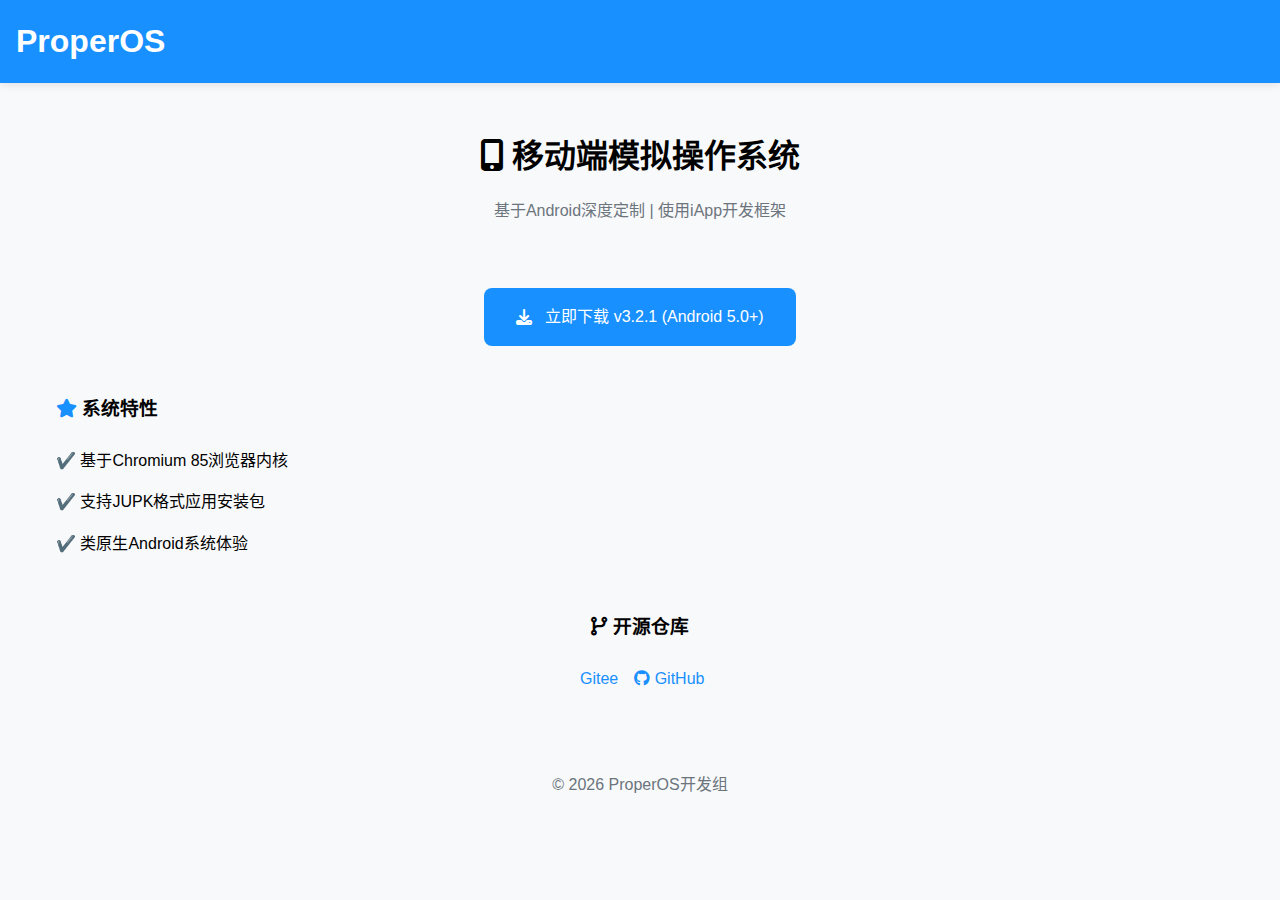
<file: web/index.html>
<!DOCTYPE html>
<html lang="zh-CN">
<head>
    <meta charset="UTF-8">
    <meta name="viewport" content="width=device-width, initial-scale=1.0">
    <title>ProperOS - 移动端模拟操作系统</title>
    <!-- 国内CDN资源 -->
    <link rel="stylesheet" href="https://cdn.baomitu.com/npm/@fortawesome/fontawesome-free@6.4.0/css/all.min.css">
    <style>
        :root {
            --primary: #1890ff;  /* 主色调 */
            --secondary: #6c757d;
            --background: #f8f9fa;
        }

        * {
            margin: 0;
            padding: 0;
            box-sizing: border-box;
            font-family: -apple-system, BlinkMacSystemFont, "Segoe UI", Roboto, "Helvetica Neue", Arial, sans-serif;
        }

        body {
            background: var(--background);
            line-height: 1.6;
        }

        /* 导航栏 */
        .navbar {
            background: var(--primary);
            color: white;
            padding: 1rem;
            box-shadow: 0 2px 8px rgba(0,0,0,0.1);
        }

        /* 主内容容器 */
        .container {
            max-width: 1200px;
            margin: 2rem auto;
            padding: 0 1rem;
        }

        /* 下载按钮 */
        .download-btn {
            display: inline-flex;
            align-items: center;
            padding: 1rem 2rem;
            background: var(--primary);
            color: white !important;
            text-decoration: none;
            border-radius: 8px;
            transition: transform 0.2s;
            margin: 1rem 0;
        }

        .download-btn:hover {
            transform: translateY(-2px);
        }

        /* 特性列表 */
        .features {
            display: grid;
            gap: 1.5rem;
            margin: 2rem 0;
        }

        /* 开源区块 */
        .opensource {
            margin: 3rem 0;
            text-align: center;
        }

        /* 响应式适配 */
        @media (max-width: 768px) {
            .container {
                margin: 1rem auto;
            }
            
            .download-btn {
                width: 100%;
                justify-content: center;
            }
        }
    </style>
</head>
<body>
    <!-- 导航栏 -->
    <nav class="navbar">
        <h1>ProperOS</h1>
    </nav>

    <main class="container">
        <!-- 主标题 -->
        <section style="text-align: center; margin: 3rem 0">
            <h2 style="font-size: 2rem; margin-bottom: 1rem">
                <i class="fas fa-mobile-alt"></i> 移动端模拟操作系统
            </h2>
            <p style="color: var(--secondary)">基于Android深度定制 | 使用iApp开发框架</p>
        </section>

        <!-- 下载按钮 -->
        <div style="text-align: center">
            <a href="/download/properos.jupk" 
               class="download-btn"
               target="_blank"
               download="ProperOS.jupk">
                <i class="fas fa-download" style="margin-right: 0.8rem"></i>
                立即下载 v3.2.1 (Android 5.0+)
            </a>
        </div>

        <!-- 核心特性 -->
        <section class="features">
            <div class="card">
                <h3><i class="fas fa-star" style="color: var(--primary)"></i> 系统特性</h3>
                <ul style="list-style: none; margin-top: 1rem">
                    <li style="padding: 0.5rem 0">
                        ✔️ 基于Chromium 85浏览器内核
                    </li>
                    <li style="padding: 0.5rem 0">
                        ✔️ 支持JUPK格式应用安装包
                    </li>
                    <li style="padding: 0.5rem 0">
                        ✔️ 类原生Android系统体验
                    </li>
                </ul>
            </div>
        </section>

        <!-- 开源信息 -->
        <section class="opensource">
            <h3 style="margin-bottom: 1.5rem"><i class="fas fa-code-branch"></i> 开源仓库</h3>
            <div style="display: flex; justify-content: center; gap: 1rem; flex-wrap: wrap">
                <a href="https://gitee.com/properos/properos" 
                   target="_blank"
                   style="text-decoration: none; color: var(--primary)">
                    <i class="fab fa-gitee"></i> Gitee
                </a>
                <a href="https://github.com/byusiteam/properos"
                   target="_blank"
                   style="text-decoration: none; color: var(--primary)">
                    <i class="fab fa-github"></i> GitHub
                </a>
            </div>
        </section>
    </main>

    <footer style="text-align: center; padding: 2rem; color: var(--secondary)">
        <p>© <span id="currentYear"></span> ProperOS开发组</p>
    </footer>

    <script>
        // 自动更新年份
        document.getElementById('currentYear').textContent = new Date().getFullYear();
        
        // 下载按钮点击统计（示例）
        document.querySelector('.download-btn').addEventListener('click', function() {
            console.log('下载按钮被点击');
            // 这里可以添加统计代码
        });
    </script>
</body>
</html>
</file>
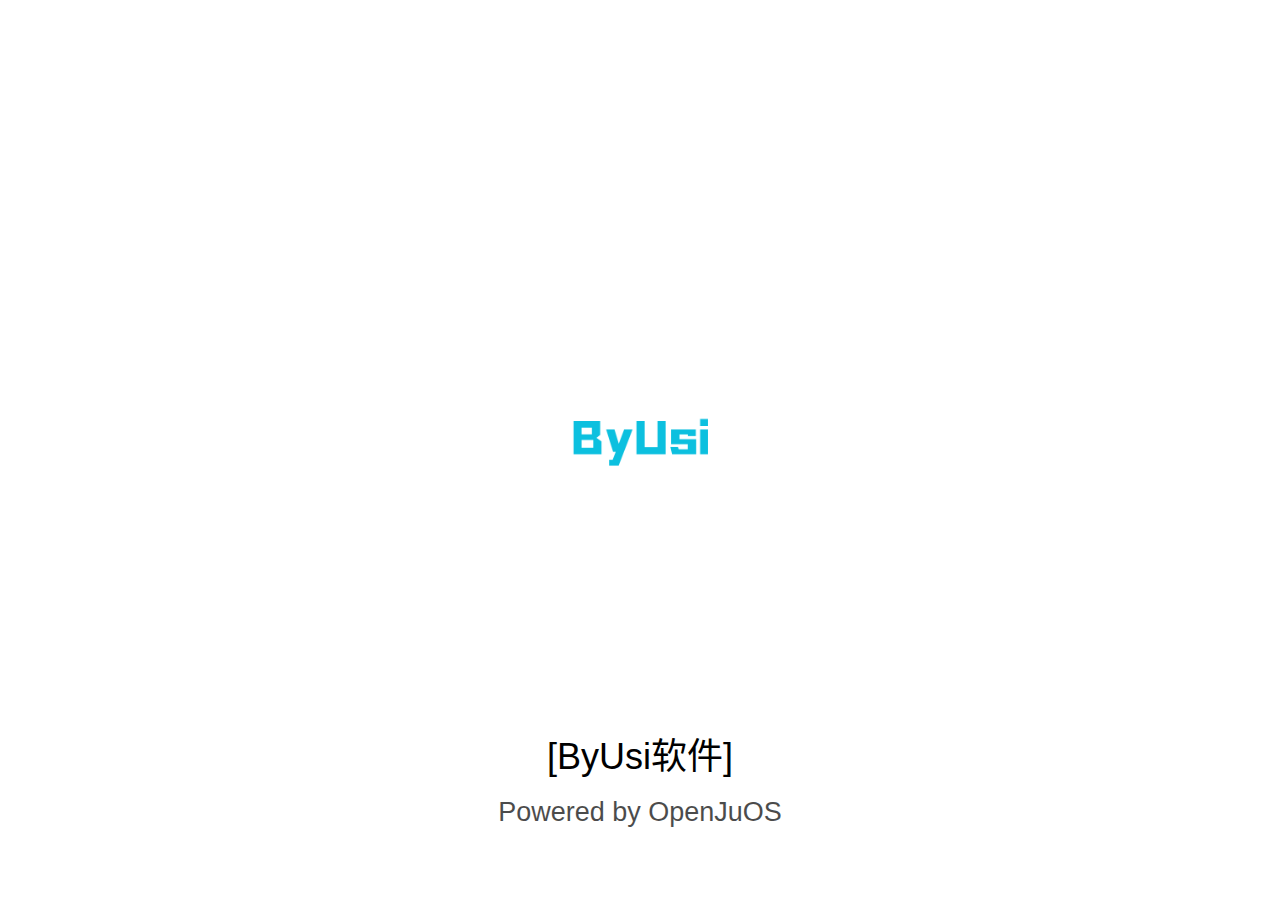
<file: res/system/StartupScreen/index.html>
<!DOCTYPE html>
<html lang="zh-CN">
<head>
    <meta charset="UTF-8">
    <meta name="viewport" content="width=device-width, initial-scale=1.0, maximum-scale=1.0, user-scalable=no">
    <title>系统启动</title>
    <style>
        /* 内置Poppins和Montserrat字体样式 */
        @font-face {
            font-family: 'Poppins';
            font-style: normal;
            font-weight: 500;
            src: local('Poppins Medium'), local('Poppins-Medium');
        }
        @font-face {
            font-family: 'Poppins';
            font-style: normal;
            font-weight: 800;
            src: local('Poppins ExtraBold'), local('Poppins-ExtraBold');
        }
        @font-face {
            font-family: 'Montserrat';
            font-style: normal;
            font-weight: 400;
            src: local('Montserrat Regular'), local('Montserrat-Regular');
        }
        @font-face {
            font-family: 'Montserrat';
            font-style: normal;
            font-weight: 700;
            src: local('Montserrat Bold'), local('Montserrat-Bold');
        }

        * {
            margin: 0;
            padding: 0;
            box-sizing: border-box;
        }
        
        html, body {
            height: 100%;
            width: 100%;
            overflow: hidden;
            font-family: 'Montserrat', sans-serif;
        }
        
        .screen {
            position: fixed;
            top: 0;
            left: 0;
            width: 100%;
            height: 100%;
            display: flex;
            justify-content: center;
            align-items: center;
            transition: all 0.5s ease;
        }
        
        #screen1 {
            background-color: #ffffff;
            color: #000000;
        }
        
        #screen2 {
            background-color: #000000;
            color: #ffffff;
            display: none;
        }
        
        /* 第一屏样式 */
        .first-screen-content {
            display: flex;
            flex-direction: column;
            align-items: center;
        }
        
        .logo-container {
            width: 60vmin;
            height: 60vmin;
            max-width: 300px;
            max-height: 300px;
            border-radius: 50%;
            overflow: hidden;
            display: flex;
            justify-content: center;
            align-items: center;
            margin-bottom: 3vmin;
        }
        
        .logo-container img {
            width: 70%;
            height: 70%;
            object-fit: contain;
            border-radius: 50%;
        }
        
        .text-content {
            text-align: center;
            position: absolute;
            bottom: 8vmin;
            width: 100%;
        }
        
        .team-name {
            font-size: 4vmin;
            font-weight: bold;
            margin-bottom: 2vmin;
            font-family: 'Poppins', sans-serif;
            font-weight: 500;
        }
        
        .powered-by {
            font-size: 3vmin;
            opacity: 0.7;
        }
        
        /* 第二屏圆角卡片样式 */
        .card-container {
            background-color: rgba(30, 30, 30, 0.95);
            border-radius: 20px;
            width: 85vw;
            max-width: 420px;
            padding: 40px 25px;
            display: flex;
            flex-direction: column;
            align-items: center;
            position: relative;
            transform: translate(100vw, 100vh) scale(0.8);
            opacity: 0;
            transition: all 0.8s cubic-bezier(0.22, 0.61, 0.36, 1);
            box-shadow: 0 15px 35px rgba(0, 0, 0, 0.4);
            border: 1px solid rgba(255, 255, 255, 0.1);
        }
        
        .card-container.show {
            transform: translate(0, 0) scale(1);
            opacity: 1;
        }
        
        /* 加载动画容器 */
        .loader-container {
            position: absolute;
            top: 0;
            left: 0;
            width: 100%;
            height: 100%;
            display: flex;
            justify-content: center;
            align-items: center;
            z-index: 10;
            background-color: rgba(30, 30, 30, 0.9);
            border-radius: 20px;
        }
        
        /* 加载动画 */
        .loader {
            border: 6px solid rgba(255, 255, 255, 0.15);
            border-top: 6px solid #ffffff;
            border-radius: 50%;
            width: 55px;
            height: 55px;
            animation: spin 1s cubic-bezier(0.65, 0.05, 0.36, 1) infinite;
        }
        
        @keyframes spin {
            0% { transform: rotate(0deg); }
            100% { transform: rotate(360deg); }
        }
        
        /* 第二屏内容 */
        .second-content {
            width: 100%;
            display: flex;
            flex-direction: column;
            align-items: center;
            opacity: 0;
            transition: opacity 0.6s ease 0.3s;
        }
        
        .second-content.show {
            opacity: 1;
        }
        
        .second-logo {
            width: 35vmin;
            height: 35vmin;
            max-width: 180px;
            max-height: 180px;
            border-radius: 50%;
            overflow: hidden;
            display: flex;
            justify-content: center;
            align-items: center;
            margin-bottom: 25px;
            background: rgba(255, 255, 255, 0.05);
            box-shadow: 0 8px 20px rgba(0, 0, 0, 0.2);
        }
        
        .second-logo img {
            width: 75%;
            height: 75%;
            object-fit: contain;
            border-radius: 50%;
        }
        
        .os-name {
            font-size: 7vmin;
            font-weight: 800;
            color: white;
            margin-top: 15px;
            text-align: center;
            font-family: 'Poppins', sans-serif;
            letter-spacing: 1px;
            text-transform: uppercase;
            text-shadow: 0 2px 5px rgba(0, 0, 0, 0.2);
        }

        /* 备用字体设置 */
        @supports not (font-family: 'Poppins') {
            .team-name, .os-name {
                font-family: Arial, sans-serif;
                font-weight: bold;
            }
        }
    </style>
</head>
<body>
    <!-- 第一屏 -->
    <div id="screen1" class="screen">
        <div class="first-screen-content">
            <div class="logo-container">
                <img src="byusi.png" alt="ByUsi Logo" id="byusi-logo">
            </div>
            <div class="text-content">
                <div class="team-name">[ByUsi软件]</div>
                <div class="powered-by">Powered by OpenJuOS</div>
            </div>
        </div>
    </div>
    
    <!-- 第二屏 -->
    <div id="screen2" class="screen">
        <div class="card-container" id="cardContainer">
            <!-- 加载动画容器 -->
            <div class="loader-container" id="loaderContainer">
                <div class="loader" id="loader"></div>
            </div>
            
            <!-- 第二屏内容 -->
            <div class="second-content" id="secondContent">
                <div class="second-logo">
                    <img src="properos.png" alt="ProperOS Logo" id="properos-logo">
                </div>
                <p>正在启动基础组件</p>
                <div class="loader" id="loader"></div>
                <div class="os-name">ProperOS</div>
            </div>
        </div>
    </div>

    <script>
        // 确保所有资源加载完成
        window.addEventListener('load', function() {
            // 显示第一屏
            document.getElementById('screen1').style.display = 'flex';
            
            // 3秒后切换到第二屏
            setTimeout(function() {
                // 显示第二屏和卡片容器
                document.getElementById('screen2').style.display = 'flex';
                
                // 显示加载动画
                document.getElementById('loaderContainer').style.display = 'flex';
                
                // 预加载第二屏图片
                var img = new Image();
                img.src = 'properos.png';
                
                img.onload = function() {
                    // 图片加载完成后，显示内容并启动滑入动画
                    setTimeout(function() {
                        // 启动卡片滑入动画
                        document.getElementById('cardContainer').classList.add('show');
                        
                        // 隐藏加载动画
                        setTimeout(function() {
                            document.getElementById('loaderContainer').style.display = 'none';
                            
                            // 显示内容
                            document.getElementById('secondContent').classList.add('show');
                            
                            // 隐藏第一屏
                            document.getElementById('screen1').style.opacity = '0';
                            setTimeout(function() {
                                document.getElementById('screen1').style.display = 'none';
                                
                                // 所有动画完成后等待4秒，然后执行iapp.fn
                                setTimeout(function() {
                                    if(typeof iapp !== 'undefined' && typeof iapp.fn === 'function') {
                                        iapp.fn("system.setup('1')");
                                    } else {
                                        console.log("iapp.fn('system.setup()') would be called here");
                                    }
                                }, 4000); // 额外等待4秒
                                
                            }, 500);
                        }, 300);
                    }, 100);
                };
                
                // 如果图片加载失败也继续切换
                img.onerror = function() {
                    document.getElementById('cardContainer').classList.add('show');
                    setTimeout(function() {
                        document.getElementById('loaderContainer').style.display = 'none';
                        document.getElementById('secondContent').classList.add('show');
                        document.getElementById('screen1').style.display = 'none';
                        
                        // 所有动画完成后等待4秒，然后执行iapp.fn
                        setTimeout(function() {
                            if(typeof iapp !== 'undefined' && typeof iapp.fn === 'function') {
                                iapp.fn("system.setup('1')");
                            } else {
                                console.log("iapp.fn('system.setup()') would be called here");
                            }
                        }, 4000); // 额外等待4秒
                        
                    }, 300);
                };
            }, 3000);
        });
    </script>
</body>
</html>
</file>
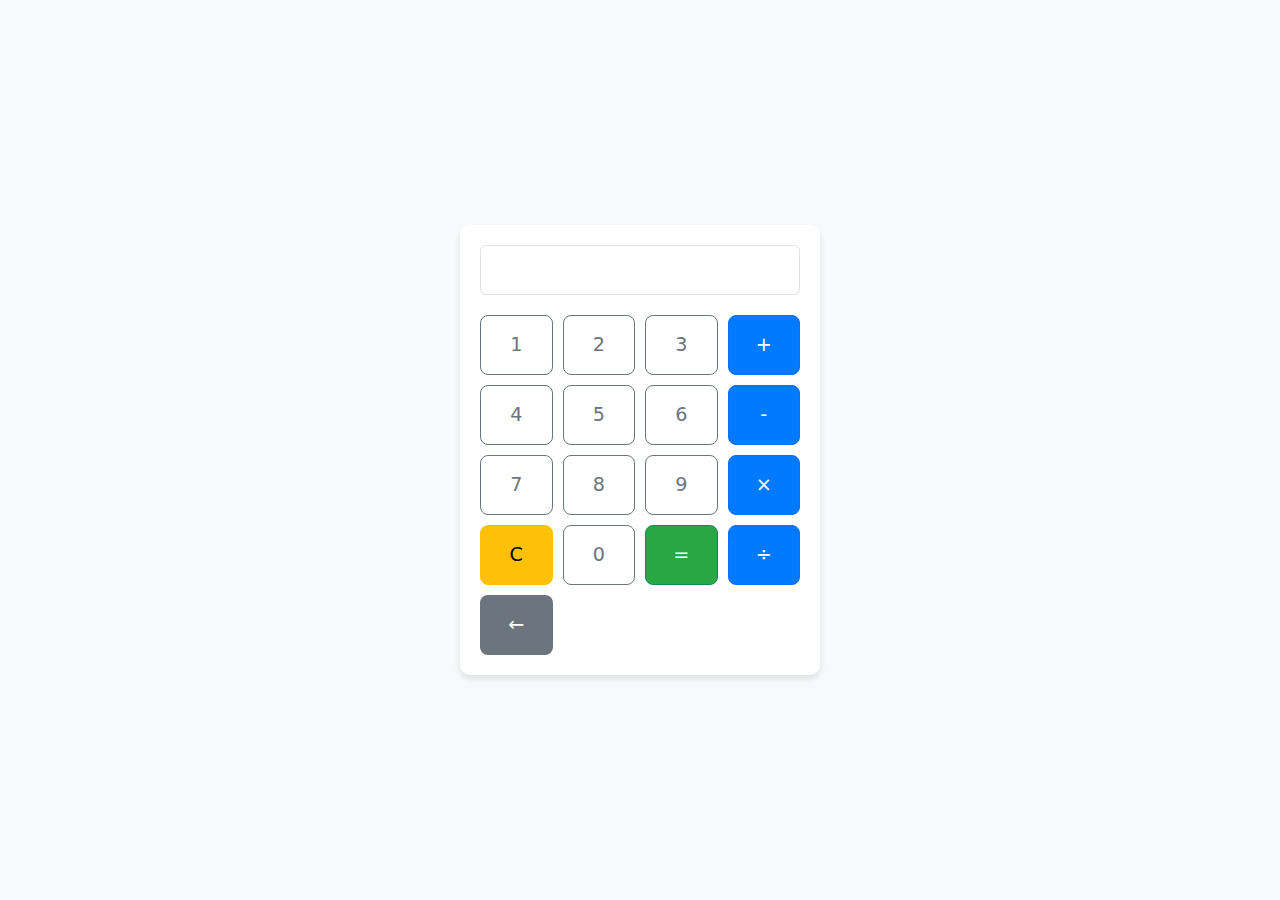
<file: res/JuOS/html/jsj/index.html>
<!DOCTYPE html>
<html lang="en">

<head>
    <meta charset="UTF-8">
    <meta name="viewport" content="width=device-width, initial-scale=1.0, maximum-scale=1.0, user-scalable=no">
    <link rel="stylesheet" href="bootstrap.min.css">
    <title>计算器</title>
    <style>
        body {
            display: flex;
            justify-content: center;
            align-items: center;
            min-height: 100vh;
            margin: 0;
            background-color: #f8f9fa;
        }

        .calculator {
            width: 100%;
            max-width: 360px;
            padding: 20px;
            border-radius: 10px;
            background-color: #fff;
            box-shadow: 0 4px 6px rgba(0, 0, 0, 0.1);
        }

        #display {
            height: 50px;
            margin-bottom: 20px;
            text-align: right;
            font-size: 1.5rem;
        }

        .keypad {
            display: grid;
            grid-template-columns: repeat(4, 1fr);
            gap: 10px;
        }

        .keypad button {
            height: 60px;
            font-size: 1.2rem;
        }

        .btn.operator {
            color: #fff;
        }

        .btn-primary {
            background-color: #007bff;
        }

        .btn-success {
            background-color: #28a745;
        }

        .btn-warning {
            background-color: #ffc107;
        }

        .btn-backspace {
            background-color: #6c757d;
            color: #fff;
        }
    </style>
</head>

<body>
    <div class="calculator">
        <input type="text" id="display" class="form-control" readonly>
        <div class="keypad">
            <button class="btn btn-lg btn-outline-secondary number" value="1">1</button>
            <button class="btn btn-lg btn-outline-secondary number" value="2">2</button>
            <button class="btn btn-lg btn-outline-secondary number" value="3">3</button>
            <button class="btn btn-lg btn-primary operator" value="+">+</button>
            <button class="btn btn-lg btn-outline-secondary number" value="4">4</button>
            <button class="btn btn-lg btn-outline-secondary number" value="5">5</button>
            <button class="btn btn-lg btn-outline-secondary number" value="6">6</button>
            <button class="btn btn-lg btn-primary operator" value="-">-</button>
            <button class="btn btn-lg btn-outline-secondary number" value="7">7</button>
            <button class="btn btn-lg btn-outline-secondary number" value="8">8</button>
            <button class="btn btn-lg btn-outline-secondary number" value="9">9</button>
            <button class="btn btn-lg btn-primary operator" value="*">×</button>
            <button class="btn btn-lg btn-warning clear" value="C">C</button>
            <button class="btn btn-lg btn-outline-secondary number" value="0">0</button>
            <button class="btn btn-lg btn-success equal" value="=">=</button>
            <button class="btn btn-lg btn-primary operator" value="/">÷</button>
            <button class="btn btn-lg btn-backspace" value="Backspace">←</button>
        </div>
    </div>

    <script>
        const display = document.getElementById('display');
        const numbers = document.querySelectorAll('.number');
        const operators = document.querySelectorAll('.operator');
        const equal = document.querySelector('.equal');
        const clear = document.querySelector('.clear');
        const backspace = document.querySelector('.btn-backspace');

        numbers.forEach((number) => {
            number.addEventListener('click', () => {
                display.value += number.value;
            });
        });

        operators.forEach((operator) => {
            operator.addEventListener('click', () => {
                display.value += operator.value;
            });
        });

        equal.addEventListener('click', () => {
            try {
                const result = eval(display.value);
                display.value = result;
            } catch (error) {
                display.value = 'Error';
            }
        });

        clear.addEventListener('click', () => {
            display.value = '';
        });

        backspace.addEventListener('click', () => {
            display.value = display.value.slice(0, -1); // 删除最后一个字符
        });
    </script>
</body>

</html>
</file>
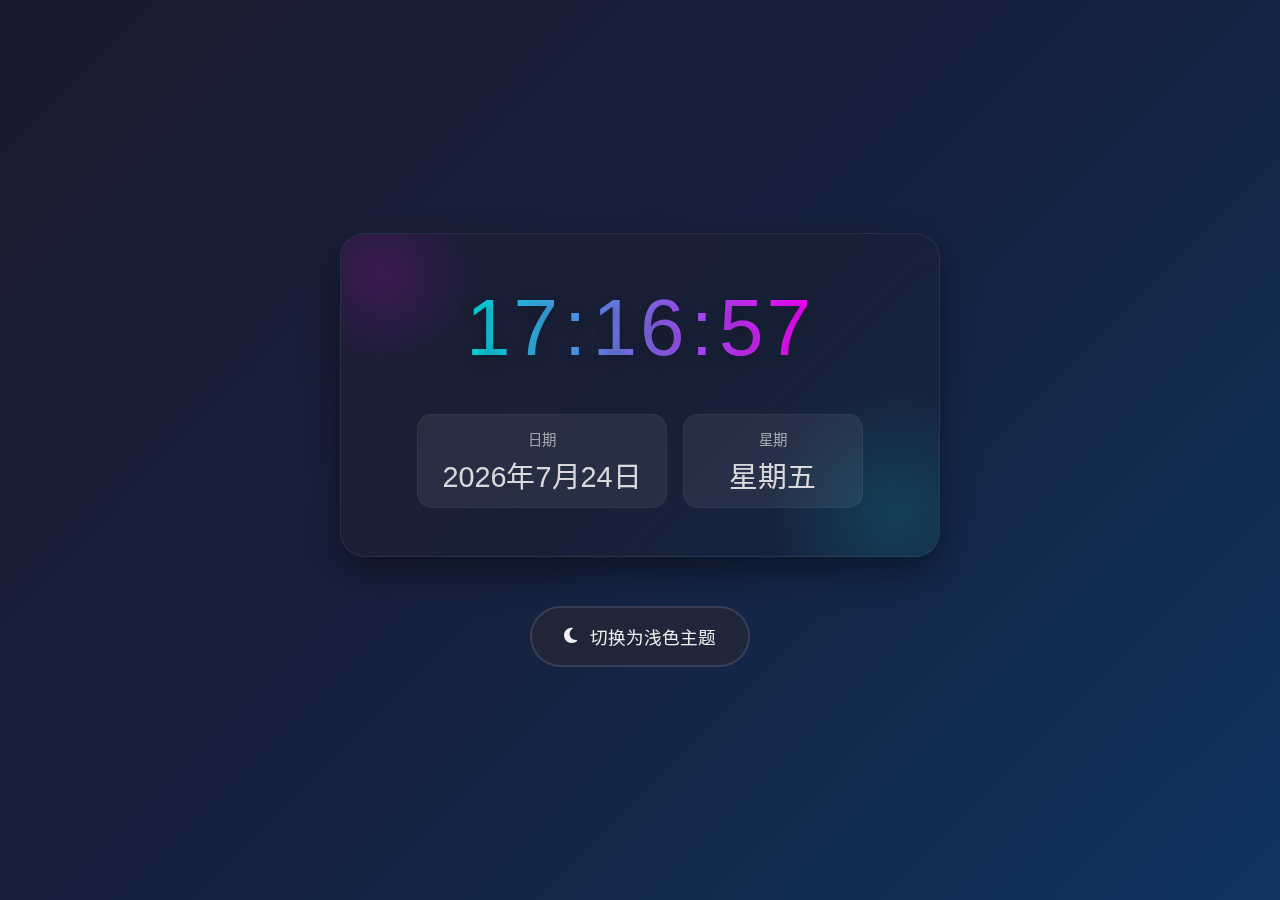
<file: res/JuOS/html/Time/index.html>
<!DOCTYPE html>
<html lang="zh-CN">
<head>
    <meta charset="UTF-8">
    <meta name="viewport" content="width=device-width, initial-scale=1.0, maximum-scale=1.0, user-scalable=no">
    <title>现代化数字时钟</title>
    <link rel="stylesheet" href="./Font/css/all.min.css">
    <style>
        * {
            margin: 0;
            padding: 0;
            box-sizing: border-box;
            -webkit-tap-highlight-color: transparent;
        }

        body {
            font-family: 'Segoe UI', 'Helvetica Neue', sans-serif;
            background: linear-gradient(135deg, #1a1a2e, #16213e, #0f3460);
            min-height: 100vh;
            display: flex;
            justify-content: center;
            align-items: center;
            color: #f0f0f0;
            transition: background 0.8s ease;
            padding: 20px;
        }

        .container {
            width: 100%;
            max-width: 800px;
            margin: 0 auto;
            display: flex;
            flex-direction: column;
            align-items: center;
            gap: 2rem;
        }

        .header {
            text-align: center;
            margin-bottom: 1rem;
            animation: fadeIn 1.5s ease-out;
        }

        .header h1 {
            font-size: 2.8rem;
            font-weight: 300;
            letter-spacing: 2px;
            margin-bottom: 0.5rem;
            background: linear-gradient(90deg, #00dbde, #fc00ff);
            -webkit-background-clip: text;
            background-clip: text;
            color: transparent;
            text-shadow: 0 2px 10px rgba(0, 0, 0, 0.2);
        }

        .header p {
            font-size: 1.2rem;
            opacity: 0.9;
            max-width: 600px;
            margin: 0 auto;
            line-height: 1.6;
        }

        .digital-clock {
            display: flex;
            flex-direction: column;
            justify-content: center;
            align-items: center;
            gap: 1.5rem;
            padding: 3rem;
            background: rgba(30, 30, 40, 0.25);
            border-radius: 25px;
            box-shadow: 0 15px 35px rgba(0, 0, 0, 0.4);
            min-width: 300px;
            width: 100%;
            max-width: 600px;
            backdrop-filter: blur(12px);
            border: 1px solid rgba(255, 255, 255, 0.08);
            position: relative;
            overflow: hidden;
            animation: scaleIn 0.8s cubic-bezier(0.175, 0.885, 0.32, 1.275);
        }

        .digital-clock::before {
            content: '';
            position: absolute;
            width: 200px;
            height: 200px;
            background: radial-gradient(circle, rgba(252, 0, 255, 0.15) 0%, transparent 70%);
            top: -60px;
            left: -60px;
            border-radius: 50%;
            z-index: -1;
        }

        .digital-clock::after {
            content: '';
            position: absolute;
            width: 250px;
            height: 250px;
            background: radial-gradient(circle, rgba(0, 219, 222, 0.15) 0%, transparent 70%);
            bottom: -80px;
            right: -80px;
            border-radius: 50%;
            z-index: -1;
        }

        .time-display {
            font-size: 5rem;
            font-weight: 300;
            letter-spacing: 3px;
            background: linear-gradient(90deg, #00dbde, #fc00ff);
            -webkit-background-clip: text;
            background-clip: text;
            color: transparent;
            text-shadow: 0 5px 15px rgba(0, 0, 0, 0.3);
            font-variant-numeric: tabular-nums;
            display: flex;
            gap: 0.2rem;
        }

        .colon {
            animation: blink 1s infinite;
        }

        .date-display {
            font-size: 1.8rem;
            opacity: 0.9;
            text-align: center;
            display: flex;
            flex-wrap: wrap;
            justify-content: center;
            gap: 1rem;
            margin-top: 1rem;
        }

        .date-section {
            background: rgba(255, 255, 255, 0.08);
            padding: 0.8rem 1.5rem;
            border-radius: 15px;
            backdrop-filter: blur(5px);
            border: 1px solid rgba(255, 255, 255, 0.05);
            min-width: 180px;
        }

        .date-section span {
            display: block;
            font-size: 0.9rem;
            opacity: 0.7;
            margin-bottom: 0.3rem;
        }

        .theme-toggle {
            background: rgba(40, 40, 50, 0.6);
            border: 2px solid rgba(124, 124, 154, 0.3);
            color: #f0f0f0;
            padding: 1rem 2rem;
            font-size: 1.1rem;
            border-radius: 50px;
            cursor: pointer;
            transition: all 0.3s ease;
            backdrop-filter: blur(5px);
            margin-top: 1rem;
            display: flex;
            align-items: center;
            gap: 0.8rem;
            outline: none;
        }

        .theme-toggle:hover {
            background: rgba(60, 60, 80, 0.8);
            transform: translateY(-3px);
            box-shadow: 0 7px 20px rgba(0, 0, 0, 0.3);
        }

        .theme-toggle:active {
            transform: translateY(1px);
        }

        .footer {
            margin-top: 2rem;
            text-align: center;
            opacity: 0.7;
            font-size: 0.9rem;
            animation: fadeIn 2s ease-out;
        }

        body.light-theme {
            background: linear-gradient(135deg, #8EC5FC, #E0C3FC);
            color: #333;
        }

        body.light-theme .digital-clock {
            background: rgba(245, 245, 255, 0.3);
            border: 1px solid rgba(255, 255, 255, 0.5);
        }

        body.light-theme .time-display {
            background: linear-gradient(90deg, #3498db, #9b59b6);
            -webkit-background-clip: text;
            background-clip: text;
        }

        body.light-theme .date-section {
            background: rgba(255, 255, 255, 0.5);
            border: 1px solid rgba(255, 255, 255, 0.7);
        }

        body.light-theme .theme-toggle {
            background: rgba(220, 220, 230, 0.8);
            color: #333;
            border: 2px solid rgba(180, 180, 200, 0.5);
        }

        @keyframes blink {
            0%, 100% { opacity: 1; }
            50% { opacity: 0.4; }
        }

        @keyframes fadeIn {
            from { opacity: 0; transform: translateY(20px); }
            to { opacity: 1; transform: translateY(0); }
        }

        @keyframes scaleIn {
            from { opacity: 0; transform: scale(0.9); }
            to { opacity: 1; transform: scale(1); }
        }

        @media (max-width: 768px) {
            .time-display {
                font-size: 3.5rem;
            }
            
            .date-display {
                flex-direction: column;
                gap: 0.8rem;
            }
            
            .date-section {
                min-width: 100%;
                padding: 0.7rem;
            }
        }

        @media (max-width: 480px) {
            .time-display {
                font-size: 2.8rem;
            }
            
            .header h1 {
                font-size: 2.2rem;
            }
            
            .header p {
                font-size: 1rem;
            }
            
            .digital-clock {
                padding: 2rem 1.5rem;
            }
        }
    </style>
</head>
<body>
    <div class="container">
        
        <div class="digital-clock">
            <div class="time-display">
                <span id="hours">00</span>
                <span class="colon">:</span>
                <span id="minutes">00</span>
                <span class="colon">:</span>
                <span id="seconds">00</span>
            </div>
            
            <div class="date-display">
                <div class="date-section">
                    <span>日期</span>
                    <div id="date">2023年1月1日</div>
                </div>
                <div class="date-section">
                    <span>星期</span>
                    <div id="day">星期一</div>
                </div>
            </div>
        </div>
        
        <button class="theme-toggle" id="themeToggle">
            <i class="fas fa-moon"></i>
            <span>切换为浅色主题</span>
        </button>
        
    </div>

    <script>
        // 获取DOM元素
        const hoursElement = document.getElementById('hours');
        const minutesElement = document.getElementById('minutes');
        const secondsElement = document.getElementById('seconds');
        const dateElement = document.getElementById('date');
        const dayElement = document.getElementById('day');
        const themeToggle = document.getElementById('themeToggle');
        const themeIcon = themeToggle.querySelector('i');
        
        // 更新时间
        function updateTime() {
            const now = new Date();
            
            // 更新时间显示
            const h = String(now.getHours()).padStart(2, '0');
            const m = String(now.getMinutes()).padStart(2, '0');
            const s = String(now.getSeconds()).padStart(2, '0');
            
            hoursElement.textContent = h;
            minutesElement.textContent = m;
            secondsElement.textContent = s;
            
            // 更新日期和星期
            const year = now.getFullYear();
            const month = now.getMonth() + 1;
            const date = now.getDate();
            const day = now.getDay();
            
            const days = ['星期日', '星期一', '星期二', '星期三', '星期四', '星期五', '星期六'];
            
            dateElement.textContent = `${year}年${month}月${date}日`;
            dayElement.textContent = days[day];
        }
        
        // 主题切换
        themeToggle.addEventListener('click', () => {
            document.body.classList.toggle('light-theme');
            
            if (document.body.classList.contains('light-theme')) {
                themeToggle.innerHTML = '<i class="fas fa-sun"></i><span>切换为深色主题</span>';
            } else {
                themeToggle.innerHTML = '<i class="fas fa-moon"></i><span>切换为浅色主题</span>';
            }
        });
        
        // 初始化
        updateTime();
        setInterval(updateTime, 1000);
    </script>
</body>
</html>
</file>
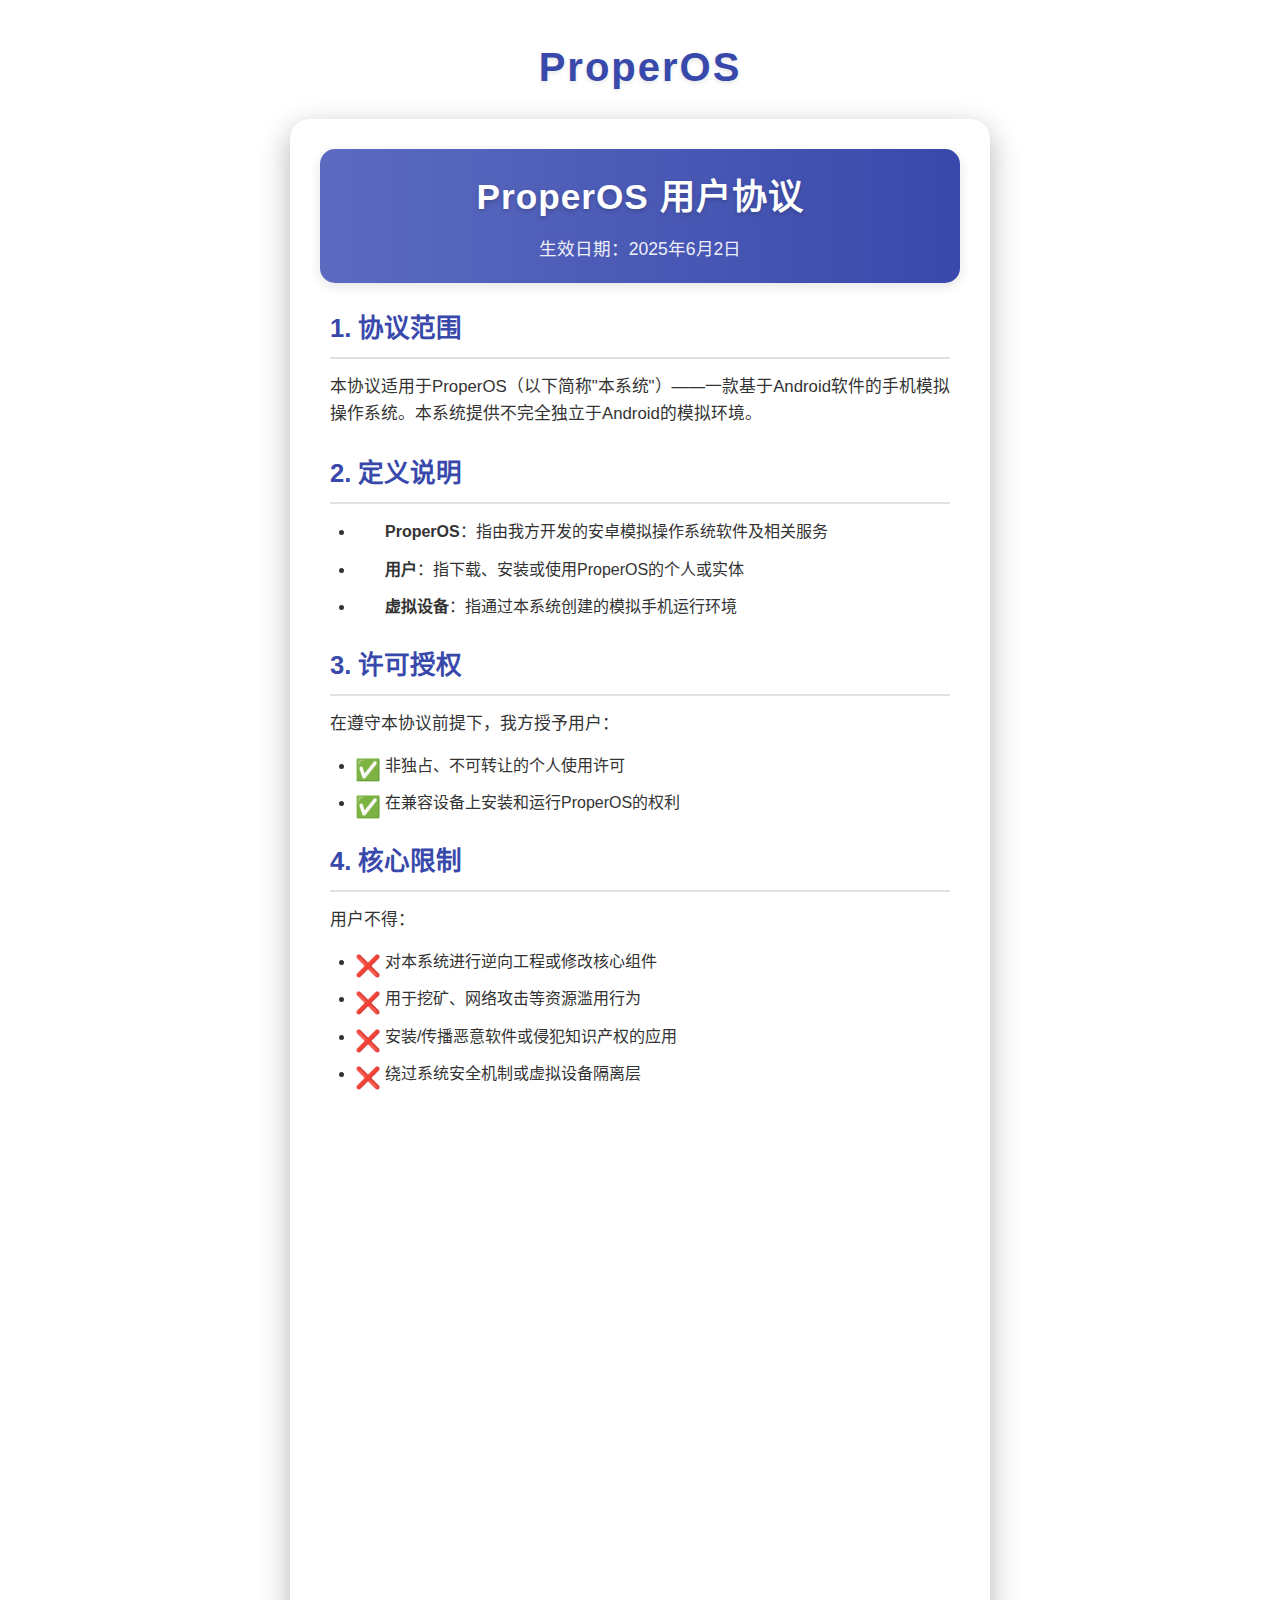
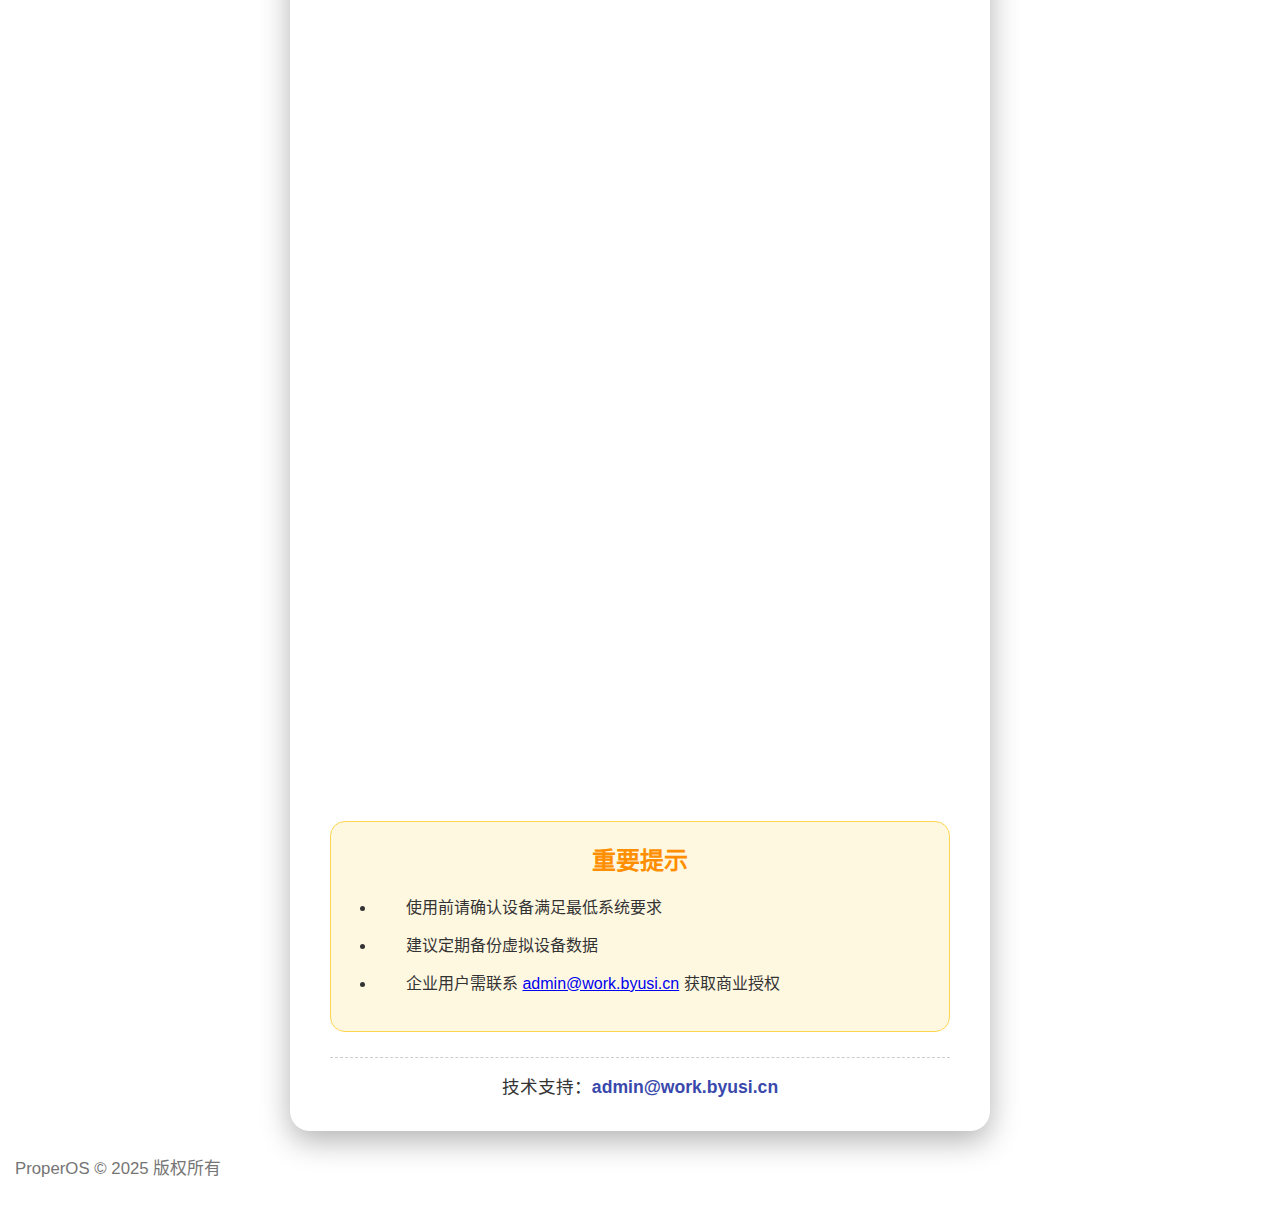
<file: res/ByUsi/UserAgreement.html>
<!DOCTYPE html>
<html lang="zh-CN">
<head>
    <meta charset="UTF-8">
    <meta name="viewport" content="width=device-width, initial-scale=1.0, maximum-scale=1.0, user-scalable=no">
    <title>ProperOS 用户协议</title>
    <style>
        * {
            margin: 0;
            padding: 0;
            box-sizing: border-box;
            font-family: 'PingFang SC', 'Helvetica Neue', Arial, sans-serif;
        }
        
        body {
            color: #333;
            line-height: 1.6;
            padding: 15px;
            min-height: 100vh;
        }
        
        .container {
            max-width: 100%;
            background: white;
            border-radius: 20px;
            box-shadow: 0 10px 30px rgba(0, 0, 0, 0.3);
            overflow: hidden;
            margin: 20px auto;
            padding: 25px 20px;
            position: relative;
        }
        
        .header {
            text-align: center;
            padding: 20px 0;
            background: linear-gradient(to right, #5c6bc0, #3949ab);
            border-radius: 15px;
            margin-bottom: 25px;
            color: white;
            box-shadow: 0 4px 12px rgba(0, 0, 0, 0.1);
        }
        
        h1 {
            font-size: 2.2rem;
            margin-bottom: 10px;
            letter-spacing: 1px;
            text-shadow: 0 2px 4px rgba(0, 0, 0, 0.2);
        }
        
        .effective-date {
            font-size: 1.1rem;
            opacity: 0.9;
            margin-top: 5px;
        }
        
        .content {
            padding: 0 10px;
        }
        
        h2 {
            font-size: 1.6rem;
            color: #3949ab;
            margin: 25px 0 15px;
            padding-bottom: 8px;
            border-bottom: 2px solid #e0e0e0;
        }
        
        p {
            margin-bottom: 15px;
            font-size: 1.05rem;
            text-align: justify;
        }
        
        ul {
            padding-left: 25px;
            margin: 15px 0;
        }
        
        li {
            margin-bottom: 12px;
            position: relative;
            padding-left: 30px;
        }
        
        .permission-list li::before {
            content: "✅";
            position: absolute;
            left: 0;
            font-size: 1.3rem;
        }
        
        .restriction-list li::before {
            content: "❌";
            position: absolute;
            left: 0;
            font-size: 1.3rem;
        }
        
        .warning-list li::before {
            content: "⚠️";
            position: absolute;
            left: 0;
            font-size: 1.3rem;
        }
        
        .termination-list li::before {
            content: "🔒";
            position: absolute;
            left: 0;
            font-size: 1.3rem;
        }
        
        .highlight {
            background-color: #e8eaf6;
            padding: 20px;
            border-radius: 12px;
            margin: 25px 0;
            border-left: 4px solid #3949ab;
        }
        
        .highlight h3 {
            color: #3949ab;
            margin-bottom: 15px;
            font-size: 1.4rem;
        }
        
        .important-notes {
            background-color: #fff8e1;
            padding: 20px;
            border-radius: 15px;
            margin-top: 30px;
            border: 1px solid #ffd54f;
        }
        
        .important-notes h3 {
            color: #ff8f00;
            text-align: center;
            margin-bottom: 15px;
            font-size: 1.5rem;
        }
        
        .contact-info {
            text-align: center;
            margin-top: 25px;
            padding-top: 15px;
            border-top: 1px dashed #ccc;
            font-size: 1.1rem;
        }
        
        .contact-info a {
            color: #3949ab;
            text-decoration: none;
            font-weight: bold;
        }
        
        .footer {
            text-align: center;
            margin-top: 25px;
            color: #757575;
            font-size: 0.9rem;
        }
        
        .logo {
            text-align: center;
            margin: 20px 0;
        }
        
        .logo-text {
            font-size: 2.5rem;
            font-weight: bold;
            color: #3949ab;
            text-shadow: 0 2px 4px rgba(0, 0, 0, 0.1);
            letter-spacing: 2px;
        }
        
        /* 响应式调整 */
        @media (max-width: 480px) {
            h1 {
                font-size: 1.8rem;
            }
            
            h2 {
                font-size: 1.4rem;
            }
            
            .container {
                padding: 15px 10px;
            }
            
            .header {
                padding: 15px 0;
            }
        }
        
        @media (min-width: 768px) {
            .container {
                max-width: 700px;
                padding: 30px;
            }
        }
        
        /* 动画效果 */
        .section {
            opacity: 0;
            transform: translateY(20px);
            transition: opacity 0.5s ease, transform 0.5s ease;
        }
        
        .section.visible {
            opacity: 1;
            transform: translateY(0);
        }
        
        .highlight {
            animation: pulse 2s infinite;
        }
        
        @keyframes pulse {
            0% { box-shadow: 0 0 0 0 rgba(57, 73, 171, 0.4); }
            70% { box-shadow: 0 0 0 15px rgba(57, 73, 171, 0); }
            100% { box-shadow: 0 0 0 0 rgba(57, 73, 171, 0); }
        }
    </style>
</head>
<body>
    <div class="logo">
        <div class="logo-text">ProperOS</div>
    </div>
    
    <div class="container">
        <div class="header">
            <h1>ProperOS 用户协议</h1>
            <div class="effective-date">生效日期：2025年6月2日</div>
        </div>
        
        <div class="content">
            <div class="section">
                <h2>1. 协议范围</h2>
                <p>本协议适用于ProperOS（以下简称"本系统"）——一款基于Android软件的手机模拟操作系统。本系统提供不完全独立于Android的模拟环境。</p>
            </div>
            
            <div class="section">
                <h2>2. 定义说明</h2>
                <ul>
                    <li><strong>ProperOS</strong>：指由我方开发的安卓模拟操作系统软件及相关服务</li>
                    <li><strong>用户</strong>：指下载、安装或使用ProperOS的个人或实体</li>
                    <li><strong>虚拟设备</strong>：指通过本系统创建的模拟手机运行环境</li>
                </ul>
            </div>
            
            <div class="section">
                <h2>3. 许可授权</h2>
                <p>在遵守本协议前提下，我方授予用户：</p>
                <ul class="permission-list">
                    <li>非独占、不可转让的个人使用许可</li>
                    <li>在兼容设备上安装和运行ProperOS的权利</li>
                </ul>
            </div>
            
            <div class="section">
                <h2>4. 核心限制</h2>
                <p>用户不得：</p>
                <ul class="restriction-list">
                    <li>对本系统进行逆向工程或修改核心组件</li>
                    <li>用于挖矿、网络攻击等资源滥用行为</li>
                    <li>安装/传播恶意软件或侵犯知识产权的应用</li>
                    <li>绕过系统安全机制或虚拟设备隔离层</li>
                </ul>
            </div>
            
            <div class="section">
                <h2>5. 数据与隐私</h2>
                <ul>
                    <li>本系统可能收集必要的性能数据用于优化体验</li>
                    <li>用户通过虚拟设备产生的个人数据由用户自行管理</li>
                    <li>详细数据实践请参阅独立的《ProperOS隐私政策》</li>
                </ul>
            </div>
            
            <div class="section">
                <h2>6. 免责声明</h2>
                <ul class="warning-list">
                    <li>本系统按"现状"提供，不承诺：
                        <ul style="list-style-type: none; margin-top: 10px;">
                            <li>- 持续无中断的服务可用性</li>
                            <li>- 特定性能指标或功能完整性</li>
                        </ul>
                    </li>
                    <li>因以下情况造成的损失不承担责任：
                        <ul style="list-style-type: none; margin-top: 10px;">
                            <li>- 用户自行修改系统导致的故障</li>
                            <li>- 第三方应用导致的数据丢失</li>
                            <li>- 不可抗力造成的服务中断</li>
                        </ul>
                    </li>
                </ul>
            </div>
            
            <div class="section">
                <h2>7. 知识产权</h2>
                <ul>
                    <li>ProperOS商标及相关权利归我方所有</li>
                    <li>Android是Google LLC的注册商标</li>
                    <li>用户通过本系统安装的第三方应用受其各自许可协议约束</li>
                </ul>
            </div>
            
            <div class="section">
                <h2>8. 协议变更</h2>
                <ul>
                    <li>重大变更将通过系统通知或官网公告</li>
                    <li>继续使用视为接受修订后的条款</li>
                </ul>
            </div>
            
            <div class="section">
                <h2>9. 终止条款</h2>
                <p>用户若违反本协议，我方有权：</p>
                <ul class="termination-list">
                    <li>立即终止使用许可</li>
                    <li>禁用虚拟设备访问权限</li>
                    <li>保留追究法律责任的权利</li>
                </ul>
            </div>
            
            <div class="section">
                <h2>10. 法律管辖</h2>
                <ul>
                    <li>本协议适用中华人民共和国法律</li>
                    <li>争议应首先通过友好协商解决</li>
                    <li>协商未果可向被告方所在地法院提起诉讼</li>
                </ul>
            </div>
            
            <div class="important-notes">
                <h3>重要提示</h3>
                <ul>
                    <li>使用前请确认设备满足最低系统要求</li>
                    <li>建议定期备份虚拟设备数据</li>
                    <li>企业用户需联系 <a href="mailto:admin@work.byusi.cn">admin@work.byusi.cn</a> 获取商业授权</li>
                </ul>
            </div>
            
            <div class="contact-info">
                技术支持：<a href="mailto:admin@work.byusi.cn">admin@work.byusi.cn</a>
            </div>
        </div>
    </div>
    
    <div class="footer">
        <p>ProperOS &copy; 2025 版权所有</p>
    </div>

    <script>
        document.addEventListener('DOMContentLoaded', function() {
            const sections = document.querySelectorAll('.section');
            
            const observer = new IntersectionObserver((entries) => {
                entries.forEach(entry => {
                    if (entry.isIntersecting) {
                        entry.target.classList.add('visible');
                    }
                });
            }, {
                threshold: 0.1
            });
            
            sections.forEach(section => {
                observer.observe(section);
            });
        });
    </script>
</body>
</html>
</file>
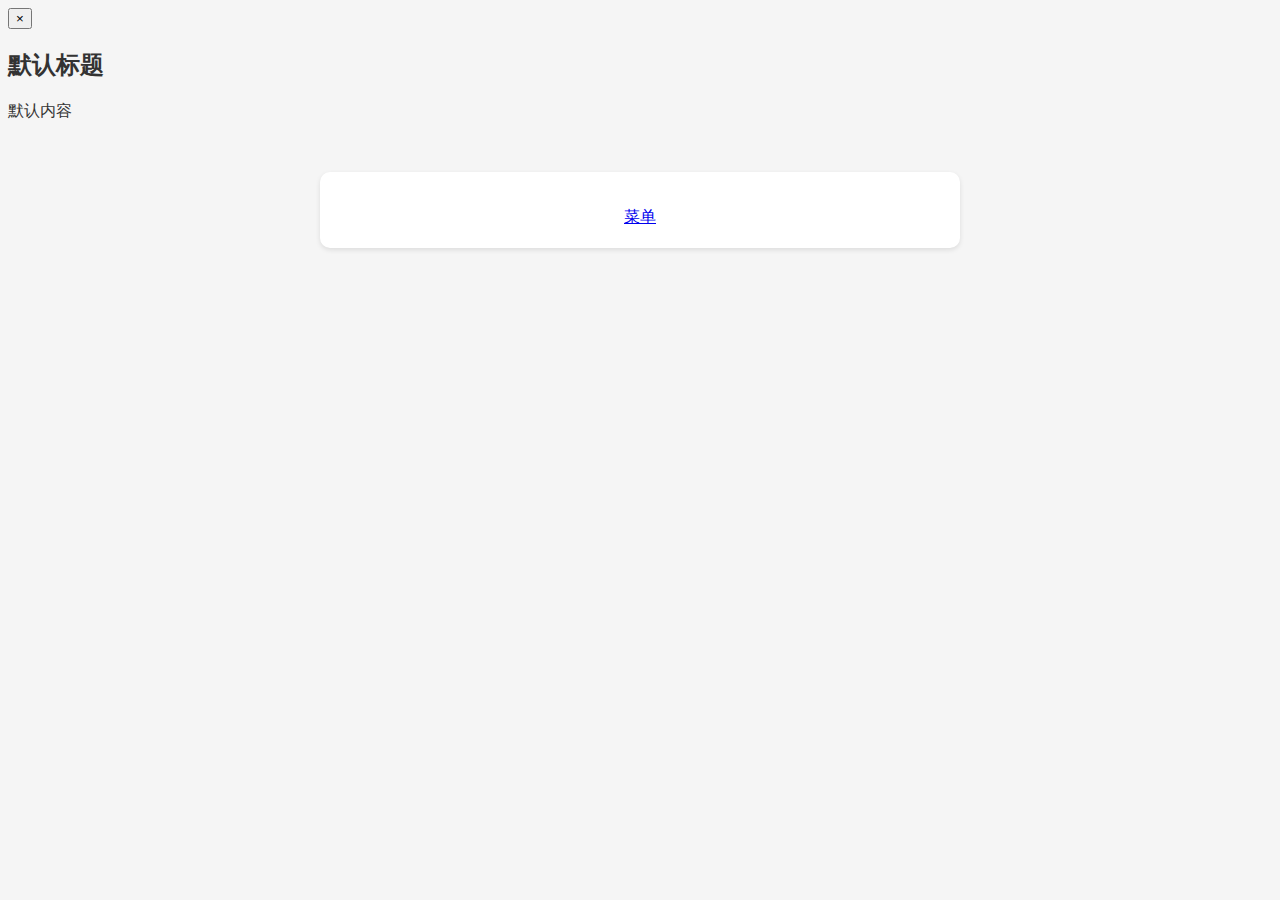
<file: res/JuOS/html/MusicPlayer/index-2.html>
<!DOCTYPE html>
<html lang="zh">
<head>
    <meta charset="UTF-8">
    <meta name="viewport" content="width=device-width, initial-scale=1.0, maximum-scale=1.0, user-scalable=no">
    <meta name="apple-mobile-web-app-capable" content="yes">
    <meta name="apple-touch-fullscreen" content="yes">
    <meta name="apple-mobile-web-app-status-bar-style" content="black">
    <meta name="full-screen" content="yes">
    <meta name="browsermode" content="application">
    <meta name="x5-fullscreen" content="true">
    <meta name="x5-page-mode" content="app">
    <meta name="renderer" content="webkit">
    <title>音乐播放器</title>
    <!-- 国内 CDN -->
    <link rel="stylesheet" href="https://cdn.staticfile.org/aplayer/1.10.1/APlayer.min.css">
    <link rel="stylesheet" href="https://cdn.staticfile.org/bootstrap/5.3.1/css/bootstrap.min.css">
    <link rel="stylesheet" href="https://gitee.com/byusi/jcupupw/raw/master/jcupupw.css">
    <style>
        body {
            font-family: 'Arial', sans-serif;
            background-color: #f5f5f5;
            color: #333;
        }
        .music-player-container {
            max-width: 600px;
            margin: 50px auto;
            background: #fff;
            padding: 20px;
            box-shadow: 0 2px 5px rgba(0, 0, 0, 0.1);
            border-radius: 10px;
        }
        .aplayer {
            border-radius: 10px;
            overflow: hidden;
        }
        .controls {
            text-align: center;
            margin-top: 15px;
        }
        .controls a {
            margin: 0 5px;
        }
    </style>
</head>
<body>
    <div id="jcModal" class="jc-modal" aria-hidden="true" role="dialog">
        <div class="jc-modal__overlay"></div>
        <div class="jc-modal__container">
            <button class="jc-modal__close" aria-label="关闭弹窗">&times;</button>
            <h2 class="jc-modal__title" id="modalTitle">默认标题</h2>
            <div class="jc-modal__content" id="modalContent">默认内容</div>
            <div class="jc-modal__loading">
                <div class="jc-spinner"></div>
            </div>
            <div class="jc-modal__actions" id="modalButtons"></div>
        </div>
    </div>

    <div class="music-player-container">
        <div id="aplayer"></div>
        <div class="controls">
            <a href="javascript:void(0)" class="btn btn-primary jc-modal-trigger"
            data-modal-title="JCuPupw弹窗 菜单"
            data-modal-content="确定弹出音乐文件的直接链吗？<br>路径是：<br>{music}"
            data-modal-buttons='[
                {"text": "弹出路径", "action": "go"},
                {"text": "取消", "action": "handleCancel"}
            ]'>菜单</a>

    <script src="https://cdn.staticfile.org/aplayer/1.10.1/APlayer.min.js"></script>
    <script src="https://gitee.com/byusi/jcupupw/raw/master/jcupupw.js"></script>

    <script>
        // 初始化 APlayer
        const ap = new APlayer({
            container: document.getElementById('aplayer'),
            audio: [
                {
                    name: '{name}',
                    artist: 'not-have',
                    url: '{music}',
                    cover: 'MusicPlayer.png'
                }
            ],
            theme: '#b7daff',
            autoplay: false,
            volume: 1.0,
            loop: 'all',
            preload: 'auto',
            mutex: true
        });

        // 自定义路径按钮功能
        function go() {
            iapp.fn('tw.tw("{music}")');
        }

        function handleCancel() {
            console.log('取消按钮点击');
        }
    </script>
</body>
</html>
</file>
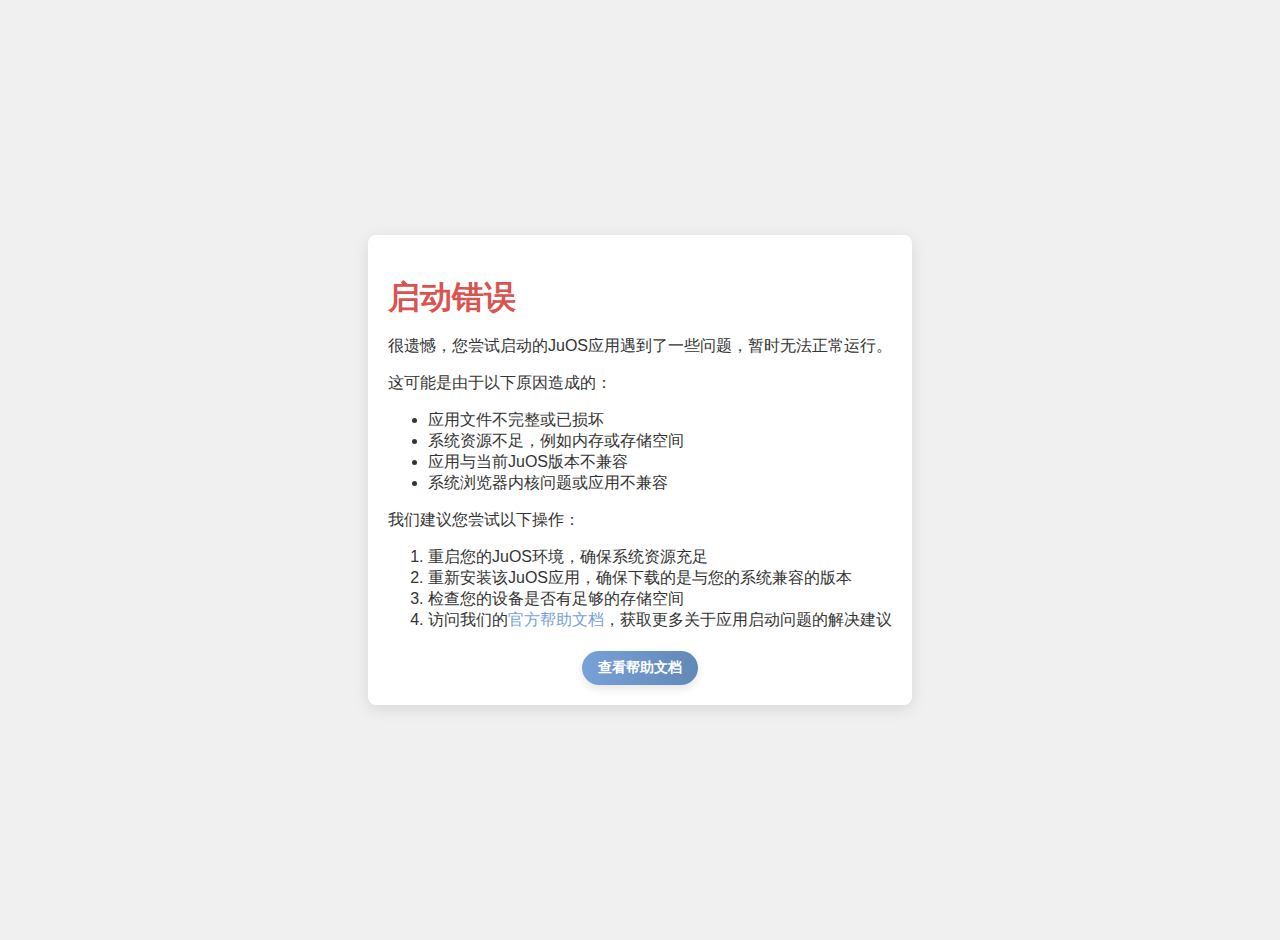
<file: res/JuOS/html/start.null.html/null.html>
<!DOCTYPE html>
<html lang="zh">
<head>
    <title>错误</title>
    <meta name="viewport" content="width=device-width, initial-scale=1.0, user-scalable=no">
    <style>
        body {
            font-family: Arial, sans-serif;
            background: #f0f0f0;
            color: #333;
            margin: 0;
            padding: 20px;
            display: flex;
            justify-content: center;
            align-items: center;
            min-height: 100vh;
        }
        .error-box {
            background: #fff;
            border-radius: 8px;
            padding: 20px;
            max-width: 80%;
            box-shadow: 0 4px 16px rgba(0,0,0,0.1);
        }
        h1 {
            color: #d9534f;
            margin-bottom: 10px;
        }
        a {
            color: #78a1d8;
            text-decoration: none;
        }
        a:hover {
            text-decoration: underline;
        }
        .buttons {
            display: flex;
            justify-content: center;
            margin-top: 20px;
        }
        .button {
            display: flex;
            align-items: center;
            justify-content: center;
            background: linear-gradient(to right, #78a1d8, #6288b7);
            color: #fff;
            border: none;
            padding: 8px 16px;
            margin: 0 10px;
            font-size: 14px;
            font-weight: bold;
            text-transform: uppercase;
            border-radius: 20px;
            transition: all 0.3s ease;
            box-shadow: 0px 4px 10px rgba(0,0,0,0.1);
            text-decoration: none;
        }
        .button:hover {
            background: linear-gradient(to right, #6288b7, #78a1d8);
            transform: translateY(-2px);
            box-shadow: 0px 6px 15px rgba(0,0,0,0.2);
        }
    </style>
</head>
<body>
    <div class="error-box">
        <h1>启动错误</h1>
        <p>很遗憾，您尝试启动的JuOS应用遇到了一些问题，暂时无法正常运行。</p>
        <p>这可能是由于以下原因造成的：</p>
        <ul>
            <li>应用文件不完整或已损坏</li>
            <li>系统资源不足，例如内存或存储空间</li>
            <li>应用与当前JuOS版本不兼容</li>
            <li>系统浏览器内核问题或应用不兼容</li>
        </ul>
        <p>我们建议您尝试以下操作：</p>
        <ol>
            <li>重启您的JuOS环境，确保系统资源充足</li>
            <li>重新安装该JuOS应用，确保下载的是与您的系统兼容的版本</li>
            <li>检查您的设备是否有足够的存储空间</li>
            <li>访问我们的<a href="https://www.hucl.link/help">官方帮助文档</a>，获取更多关于应用启动问题的解决建议</li>
        </ol>
        <div class="buttons">
            <!--<button class="button" onclick="location.reload();">刷新并重新启动应用</button>-->
            <a class="button" href="https://www.hucl.link/help">查看帮助文档</a>
        </div>
    </div>
</body>
</html>
</file>
